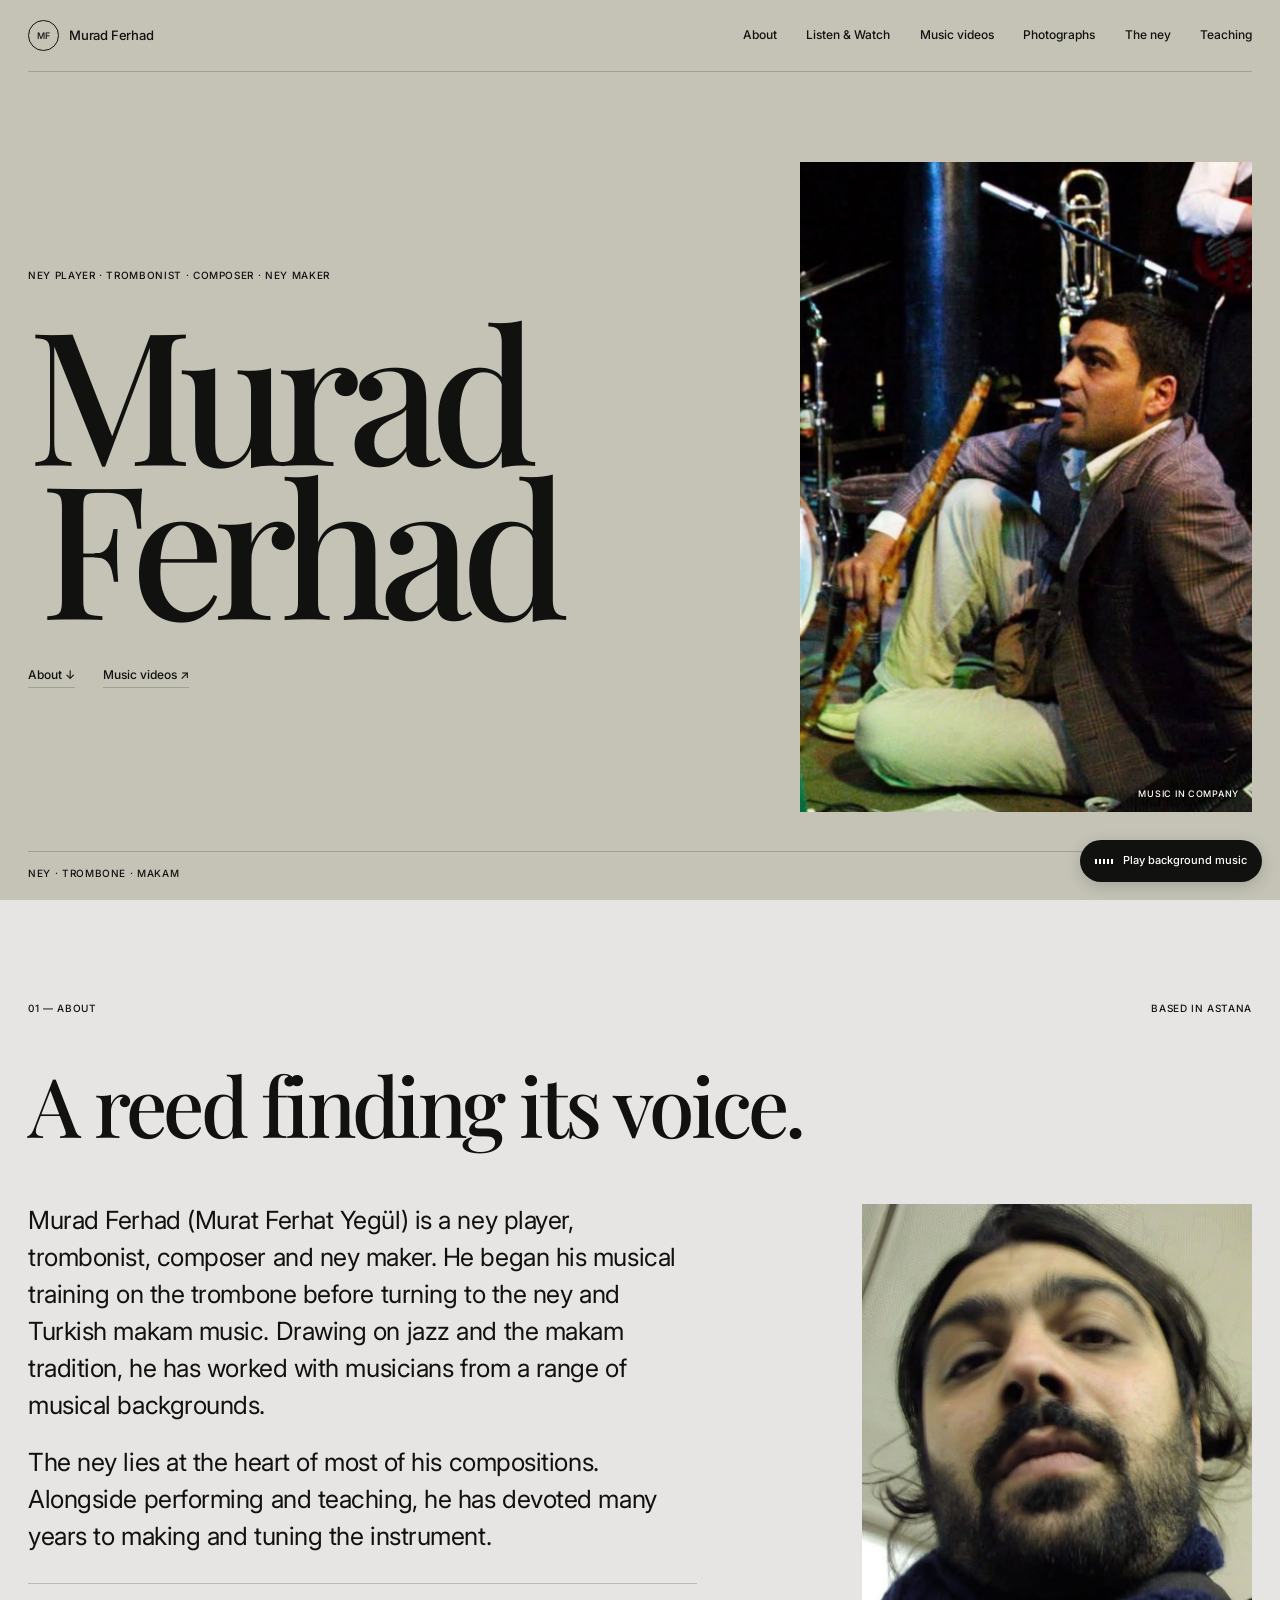
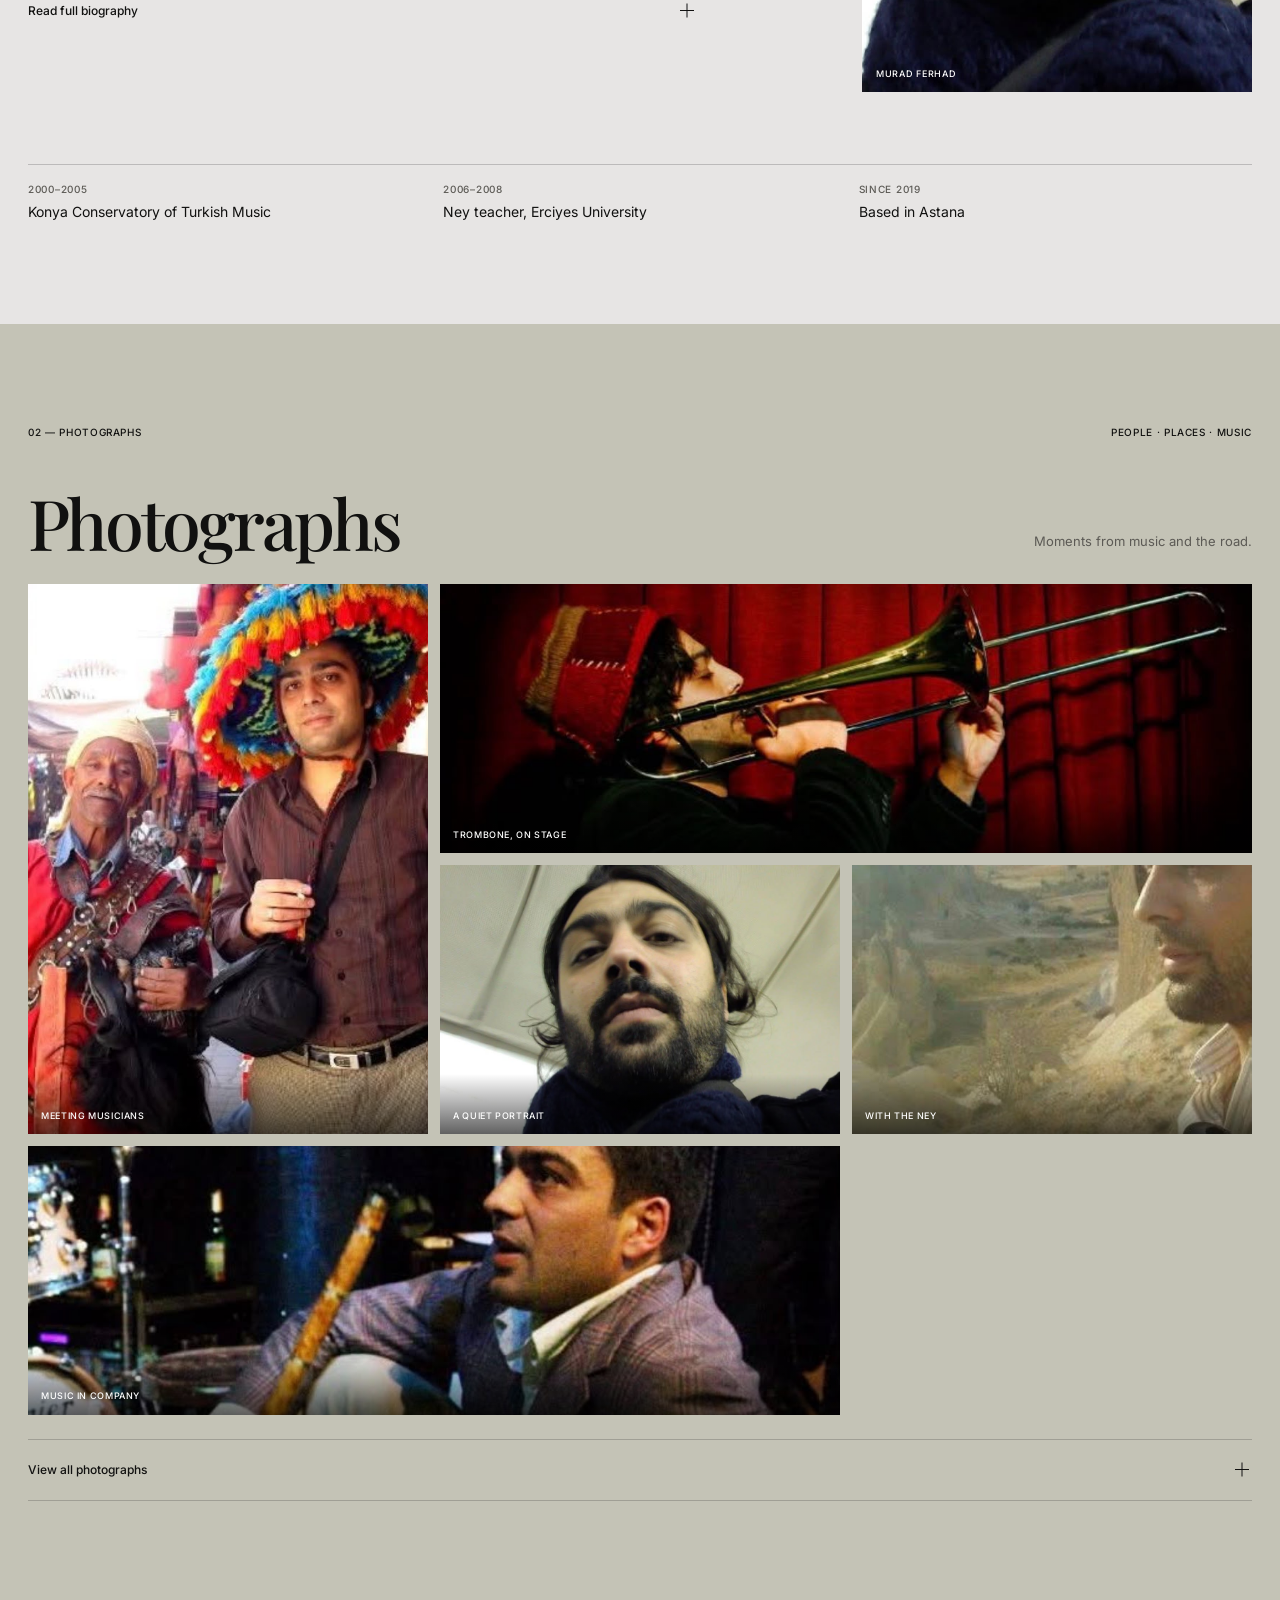
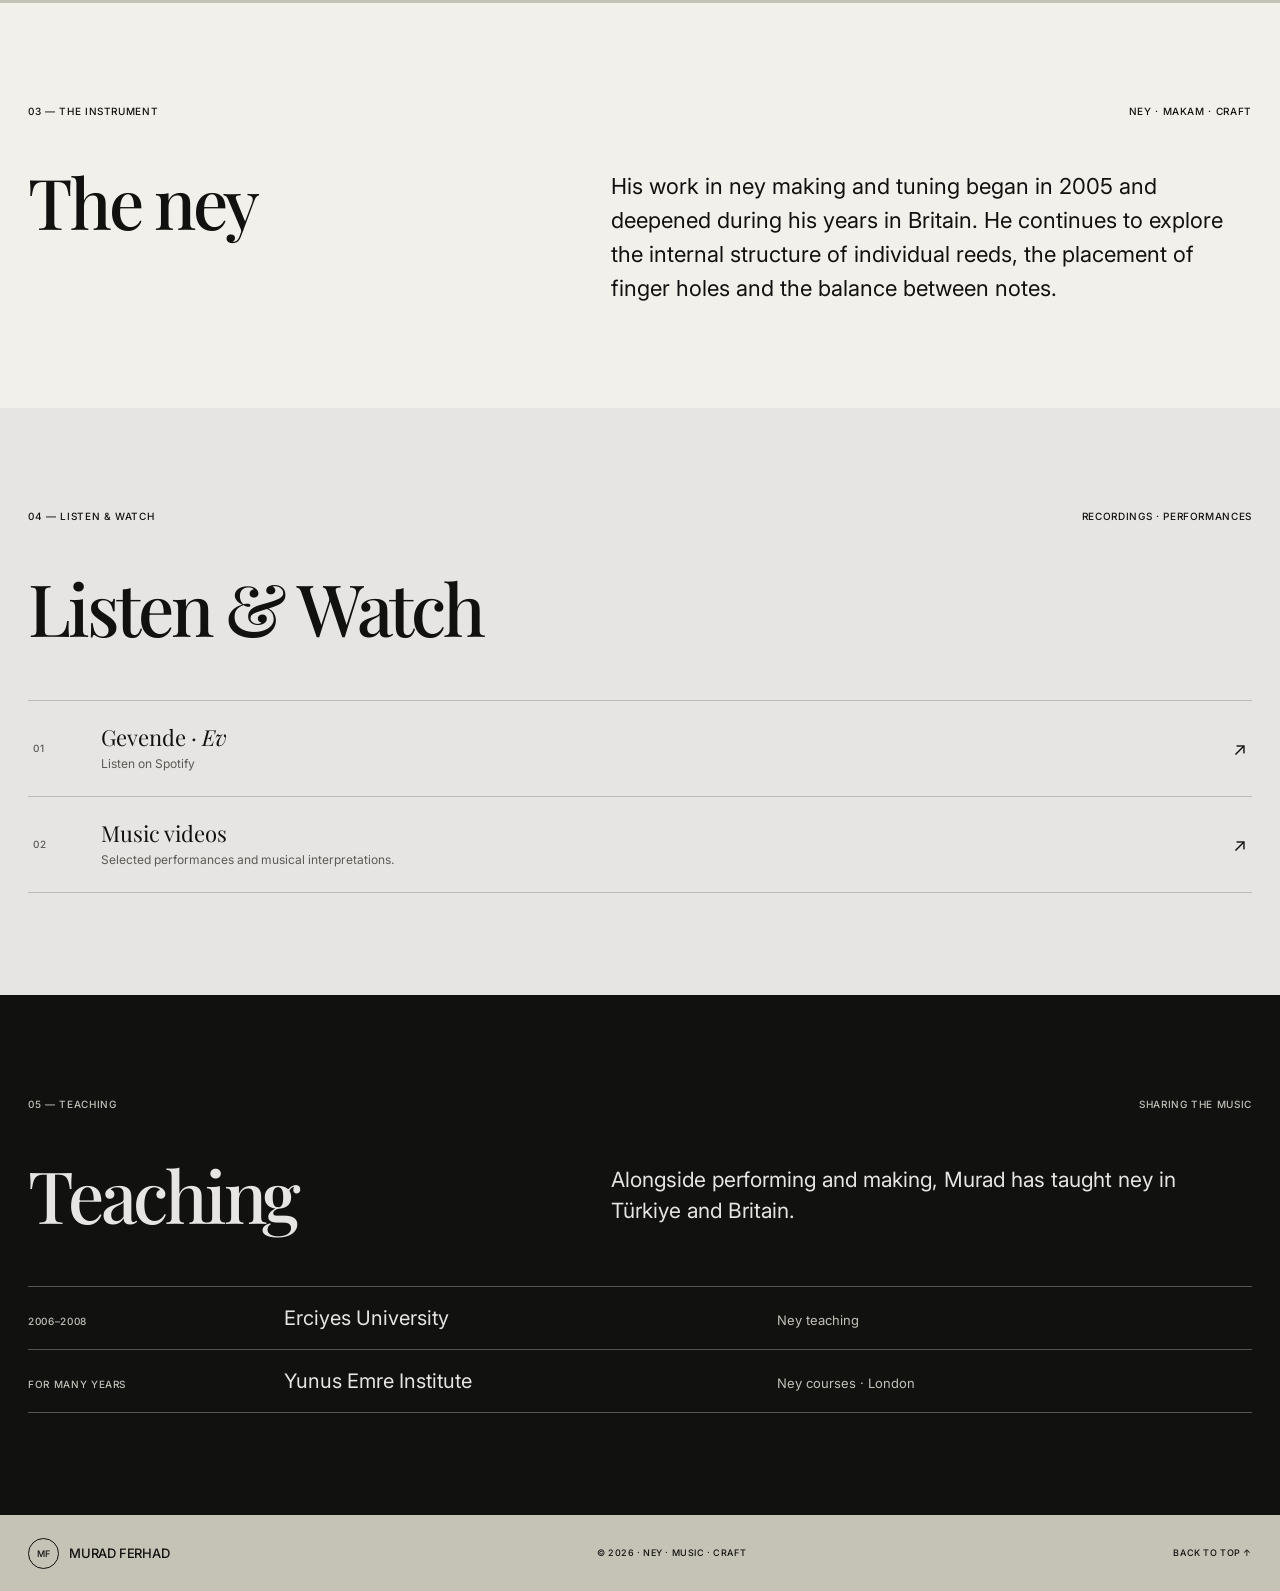
<file: index.html>
<!doctype html>
<html lang="en">
<head>
  <meta charset="utf-8">
  <meta name="viewport" content="width=device-width, initial-scale=1">
  <meta name="theme-color" content="#c4c3b6">
  <meta name="description" content="Meet Murad Ferhad, ney player, trombonist, composer and ney maker. Explore his biography, photographs, recordings and music videos.">
  <title>Murad Ferhad | Ney player, trombonist &amp; composer</title>
  <link rel="preconnect" href="https://fonts.googleapis.com">
  <link rel="preconnect" href="https://fonts.gstatic.com" crossorigin>
  <link href="https://fonts.googleapis.com/css2?family=Inter:wght@400;500;600&family=Playfair+Display:wght@400;500&display=swap" rel="stylesheet">
  <link rel="stylesheet" href="styles.css?v=20261019-1">
  <script src="script.js?v=20261019-1" defer></script>
</head>
<body>
  <a class="skip-link" href="#main">Skip to content</a>
  <header class="site-header">
    <a class="brand" href="#home" aria-label="Murad Ferhad, home"><span class="brand-mark" aria-hidden="true">MF</span><span>Murad Ferhad</span></a>
    <nav class="primary-nav" aria-label="Main navigation">
      <a href="#about">About</a>
      <a href="#listen">Listen &amp; Watch</a>
      <a href="videos.html">Music videos</a>
      <a href="#photographs">Photographs</a>
      <a href="#ney">The ney</a>
      <a href="#teaching">Teaching</a>
    </nav>
  </header>

  <main id="main">
    <section class="hero" id="home" aria-labelledby="hero-title">
      <div class="hero-copy">
        <p class="eyebrow">NEY PLAYER · TROMBONIST · COMPOSER · NEY MAKER</p>
        <h1 id="hero-title"><span>Murad</span><span>Ferhad</span></h1>
        <div class="hero-links">
          <a class="text-link" href="#about">About <span aria-hidden="true">↓</span></a>
          <a class="text-link" href="videos.html">Music videos <span aria-hidden="true">↗</span></a>
        </div>
      </div>
      <figure class="hero-portrait">
        <img src="images/Murat%20(9).jpeg" alt="Murad Ferhad playing the ney with fellow musicians" width="1125" height="1374" fetchpriority="high">
        <figcaption>Music in company</figcaption>
      </figure>
      <div class="hero-footnote"><span>NEY · TROMBONE · MAKAM</span><a href="#listen">Listen &amp; Watch <span aria-hidden="true">↓</span></a></div>
    </section>

    <section id="about" class="section about-section" aria-labelledby="about-title">
      <div class="section-meta"><span>01 — ABOUT</span><span>BASED IN ASTANA</span></div>
      <h2 id="about-title">A reed finding its voice.</h2>
      <div class="about-intro">
        <div class="short-biography">
          <p>Murad Ferhad (Murat Ferhat Yegül) is a ney player, trombonist, composer and ney maker. He began his musical training on the trombone before turning to the ney and Turkish makam music. Drawing on jazz and the makam tradition, he has worked with musicians from a range of musical backgrounds.</p>
          <p>The ney lies at the heart of most of his compositions. Alongside performing and teaching, he has devoted many years to making and tuning the instrument.</p>
          <details class="bio-disclosure">
            <summary><span class="closed-label">Read full biography</span><span class="open-label">Close biography</span><span class="disclosure-mark" aria-hidden="true"></span></summary>
            <div class="long-biography">
              <p>His musical path began with piano, trombone and jazz, and gradually came to centre on the ney and Turkish makam music.</p>
              <p>He studied trombone for four years at Bilkent University’s music high school in Ankara. Jazz classes and his early experiences on stage shaped his approach to improvisation, while an interest in Turkish music led him to use the trombone’s slide to explore makam intonation. This exploration grew alongside his study of the ney, which would later become central to his work.</p>
              <p>From 2000 to 2005, he studied ney at the Konya Conservatory of Turkish Music, working with Sadrettin Özcimi, Süleyman Yardım and Emrah Hatipoğlu. A founding member of Kırıka, he played trombone with the group and also contributed to album recordings and concerts with other ensembles, including Gevende.</p>
              <p>Between 2006 and 2008, he taught ney at Erciyes University. His regular participation in Mevlevi ceremonies during these years helped him grow as a performer and absorb the classical style into his playing. After settling in Britain, he led ney courses at the Yunus Emre Institute in London for many years. Through YunusBand, which he founded, and various international projects, he performed with musicians from different musical traditions.</p>
              <p>Since moving abroad in 2008, he has created musical programmes for events attended by state dignitaries and diplomats. For some of these programmes, he has brought musicians together, served as artistic director and performed alongside them.</p>
              <p>His work in ney making and tuning began in 2005 and deepened during his years in Britain. He continues to explore the internal structure of individual reeds, the placement of finger holes and the balance between notes. His attention to tuning is closely tied to the sound and expressive possibilities he seeks in his playing.</p>
              <p>Based in Astana since 2019, Yegül continues his work as a performer, composer, teacher and ney maker. He is preparing his compositions, most of which centre on the ney, for release, and has recently renewed his focus on the trombone.</p>
            </div>
          </details>
        </div>
        <figure class="about-portrait">
          <img src="images/Murat%20(3).jpeg" alt="Portrait of Murad Ferhad" width="1125" height="832" loading="lazy">
          <figcaption>Murad Ferhad</figcaption>
        </figure>
      </div>
      <dl class="milestones" aria-label="Selected milestones">
        <div><dt>2000–2005</dt><dd>Konya Conservatory of Turkish Music</dd></div>
        <div><dt>2006–2008</dt><dd>Ney teacher, Erciyes University</dd></div>
        <div><dt>Since 2019</dt><dd>Based in Astana</dd></div>
      </dl>
    </section>

    <section id="photographs" class="section photographs-section" aria-labelledby="photographs-title">
      <div class="section-meta"><span>02 — PHOTOGRAPHS</span><span>PEOPLE · PLACES · MUSIC</span></div>
      <div class="section-heading-row">
        <h2 id="photographs-title">Photographs</h2>
        <p>Moments from music and the road.</p>
      </div>
      <div class="photo-grid">
        <figure class="photo-card photo-card-market"><img src="images/Murat%20(2).jpeg" alt="Murad Ferhad meeting a musician at a market" width="1125" height="998" loading="lazy"><figcaption>Meeting musicians</figcaption></figure>
        <figure class="photo-card photo-card-trombone"><img src="images/Murat%20(4).jpeg" alt="Murad Ferhad playing trombone on stage" width="1125" height="1148" loading="lazy"><figcaption>Trombone, on stage</figcaption></figure>
        <figure class="photo-card photo-card-portrait"><img src="images/Murat%20(3).jpeg" alt="A close portrait of Murad Ferhad" width="1125" height="832" loading="lazy"><figcaption>A quiet portrait</figcaption></figure>
        <figure class="photo-card photo-card-rehearsal"><img src="images/Murat%20(8).jpeg" alt="Murad Ferhad playing the ney" width="1125" height="1108" loading="lazy"><figcaption>With the ney</figcaption></figure>
        <figure class="photo-card photo-card-stage"><img src="images/Murat%20(9).jpeg" alt="Murad Ferhad playing the ney with fellow musicians" width="1125" height="1374" loading="lazy"><figcaption>Music in company</figcaption></figure>
      </div>
      <details class="gallery-disclosure">
        <summary><span class="closed-label">View all photographs</span><span class="open-label">Show fewer photographs</span><span class="disclosure-mark" aria-hidden="true"></span></summary>
        <div class="photo-grid extra-photos">
          <figure class="photo-card photo-card-beach"><img src="images/Murat%20(1).jpeg" alt="Murad Ferhad seated on a beach" width="1125" height="1112" loading="lazy"><figcaption>Between journeys</figcaption></figure>
          <figure class="photo-card photo-card-road"><img src="images/Murat%20(5).jpeg" alt="Murad Ferhad exploring a historic stone interior" width="1125" height="1433" loading="lazy"><figcaption>On the road</figcaption></figure>
          <figure class="photo-card photo-card-outdoors"><img src="images/Murat%20(6).jpeg" alt="Murad Ferhad playing the ney outdoors" width="1125" height="1476" loading="lazy"><figcaption>Practising outdoors</figcaption></figure>
          <figure class="photo-card photo-card-tree"><img src="images/Murat%20(7).jpeg" alt="Murad Ferhad beneath a tree" width="1125" height="1108" loading="lazy"><figcaption>In the open air</figcaption></figure>
        </div>
      </details>
    </section>

    <section id="ney" class="section ney-section" aria-labelledby="ney-title">
      <div class="section-meta"><span>03 — THE INSTRUMENT</span><span>NEY · MAKAM · CRAFT</span></div>
      <div class="ney-copy">
        <h2 id="ney-title">The ney</h2>
        <p>His work in ney making and tuning began in 2005 and deepened during his years in Britain. He continues to explore the internal structure of individual reeds, the placement of finger holes and the balance between notes.</p>
      </div>
    </section>

    <section id="listen" class="section listen-section" aria-labelledby="listen-title">
      <div class="section-meta"><span>04 — LISTEN &amp; WATCH</span><span>RECORDINGS · PERFORMANCES</span></div>
      <h2 id="listen-title">Listen &amp; Watch</h2>
      <div class="media-links">
        <a class="media-link recording-link" href="https://open.spotify.com/album/5UQedzl1m76VgUy1xEr8Lv" target="_blank" rel="noopener noreferrer">
          <span class="media-index">01</span><span class="media-copy"><strong>Gevende · <em>Ev</em></strong><span>Listen on Spotify</span></span><span class="media-arrow" aria-hidden="true">↗</span>
        </a>
        <a class="media-link" href="videos.html">
          <span class="media-index">02</span><span class="media-copy"><strong>Music videos</strong><span>Selected performances and musical interpretations.</span></span><span class="media-arrow" aria-hidden="true">↗</span>
        </a>
      </div>
    </section>

    <section id="teaching" class="section teaching-section" aria-labelledby="teaching-title">
      <div class="section-meta"><span>05 — TEACHING</span><span>SHARING THE MUSIC</span></div>
      <div class="teaching-intro"><h2 id="teaching-title">Teaching</h2><p>Alongside performing and making, Murad has taught ney in Türkiye and Britain.</p></div>
      <div class="teaching-list">
        <article><span class="teaching-date">2006–2008</span><h3>Erciyes University</h3><p>Ney teaching</p></article>
        <article><span class="teaching-date">For many years</span><h3>Yunus Emre Institute</h3><p>Ney courses · London</p></article>
      </div>
    </section>
  </main>

  <footer class="site-footer"><a class="brand" href="#home" aria-label="Back to top"><span class="brand-mark" aria-hidden="true">MF</span><span>Murad Ferhad</span></a><span>© 2026 · NEY · MUSIC · CRAFT</span><a class="back-to-top" href="#home">Back to top ↑</a></footer>

  <audio id="site-audio" src="songs/MuradFerhad_1.mp3" preload="none" loop></audio>
  <button id="music-toggle" class="music-control" type="button" aria-label="Play background music" aria-pressed="false"><span class="music-mark" aria-hidden="true"><i></i><i></i><i></i><i></i><i></i></span><span id="music-label">Play background music</span></button>
</body>
</html>
</file>
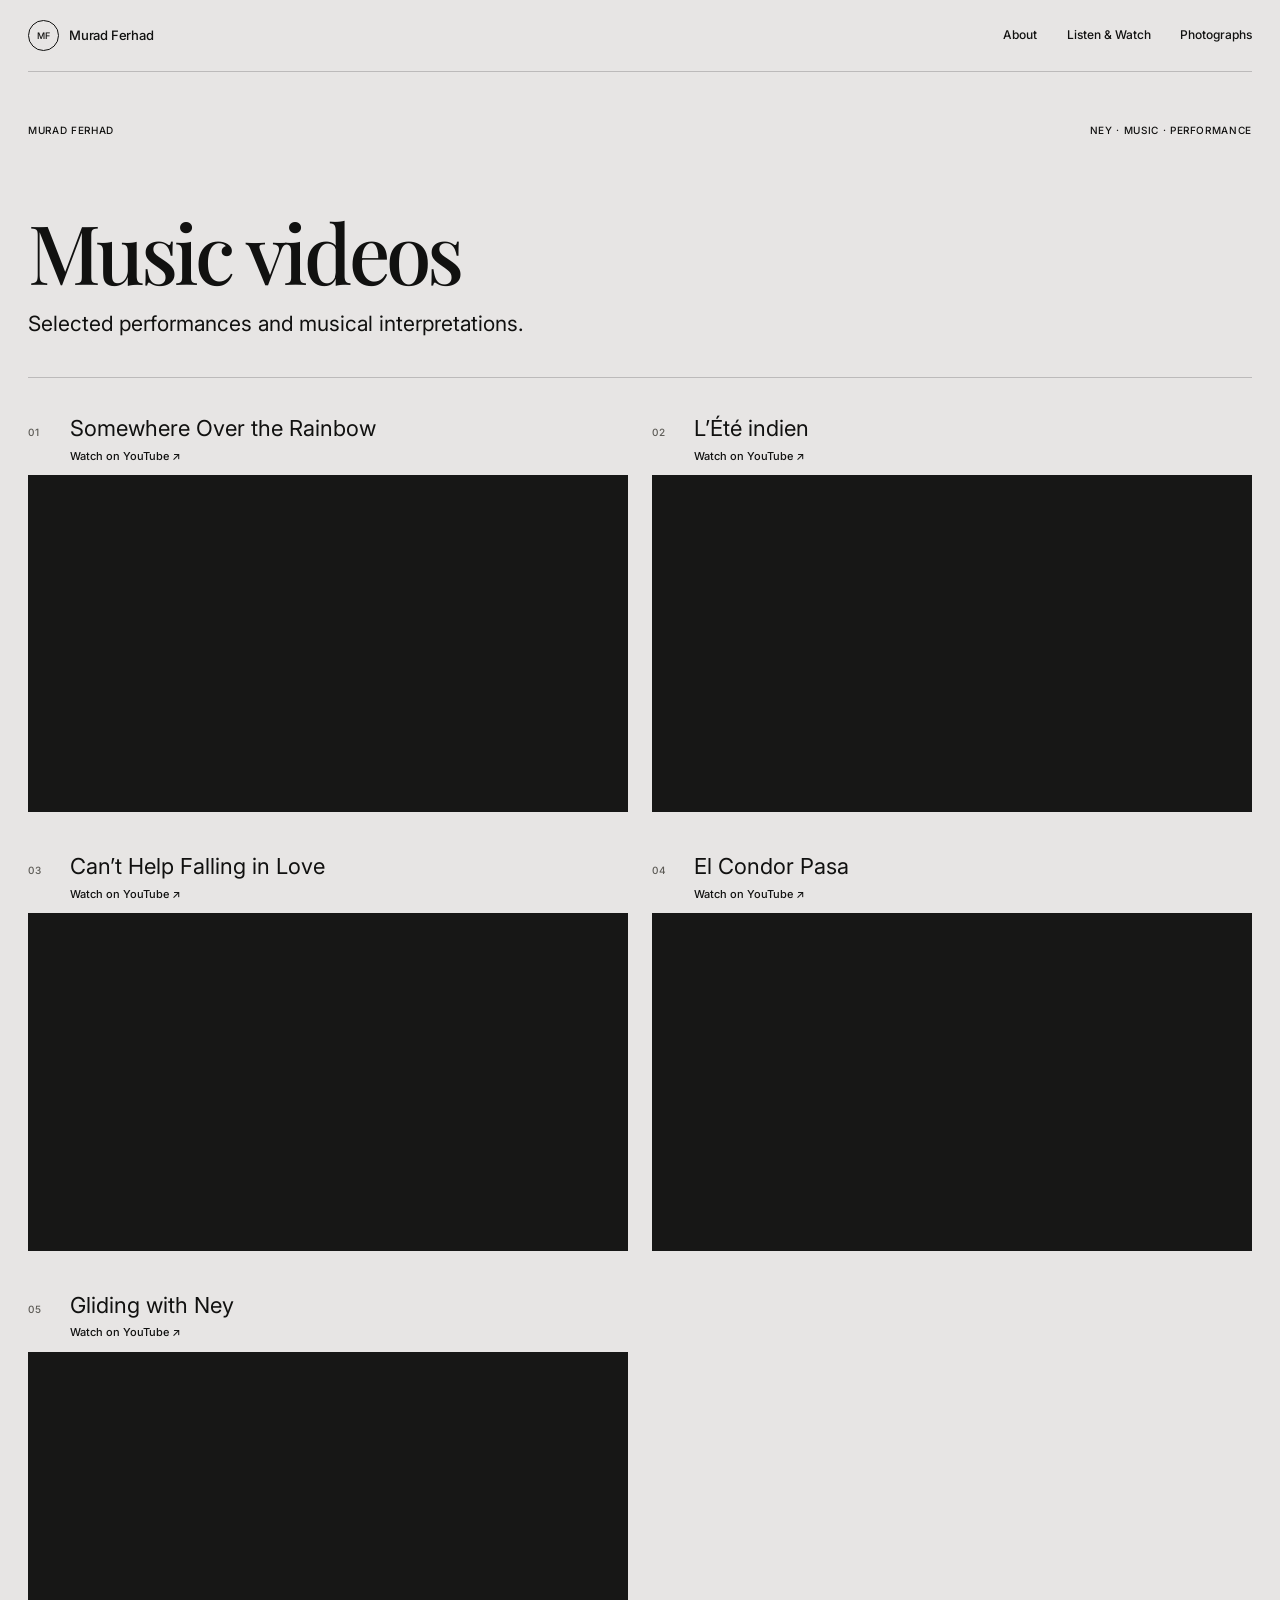
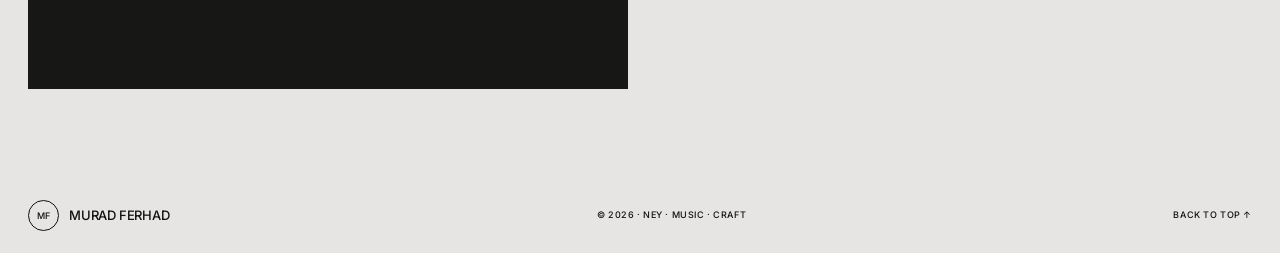
<file: videos.html>
<!doctype html>
<html lang="en">
<head>
  <meta charset="utf-8">
  <meta name="viewport" content="width=device-width, initial-scale=1">
  <meta name="theme-color" content="#c4c3b6">
  <meta name="description" content="Selected performances and musical interpretations by Murad Ferhad.">
  <title>Music videos | Murad Ferhad</title>
  <link rel="preconnect" href="https://www.youtube-nocookie.com">
  <link rel="preconnect" href="https://fonts.googleapis.com">
  <link rel="preconnect" href="https://fonts.gstatic.com" crossorigin>
  <link href="https://fonts.googleapis.com/css2?family=Inter:wght@400;500;600&family=Playfair+Display:wght@400;500&display=swap" rel="stylesheet">
  <link rel="stylesheet" href="styles.css?v=20261019-1">
  <link rel="stylesheet" href="videos.css?v=20261019-1">
</head>
<body class="videos-page">
  <a class="skip-link" href="#main">Skip to content</a>
  <header class="site-header">
    <a class="brand" href="index.html#home" aria-label="Murad Ferhad, home"><span class="brand-mark" aria-hidden="true">MF</span><span>Murad Ferhad</span></a>
    <nav class="primary-nav" aria-label="Main navigation">
      <a href="index.html#about">About</a>
      <a href="index.html#listen">Listen &amp; Watch</a>
      <a href="index.html#photographs">Photographs</a>
    </nav>
  </header>
  <main id="main" class="videos-main">
    <section class="videos-intro" aria-labelledby="videos-title">
      <div class="section-meta"><span>MURAD FERHAD</span><span>NEY · MUSIC · PERFORMANCE</span></div>
      <h1 id="videos-title">Music videos</h1>
      <p class="videos-deck">Selected performances and musical interpretations.</p>
    </section>
    <section class="video-list" aria-label="Music videos">
      <article class="video-card">
        <div class="video-heading"><span class="video-number">01</span><h2>Somewhere Over the Rainbow</h2><a href="https://youtu.be/AmnvF7FHaPc" target="_blank" rel="noopener noreferrer">Watch on YouTube <span aria-hidden="true">↗</span></a></div>
        <div class="video-frame"><iframe src="https://www.youtube-nocookie.com/embed/AmnvF7FHaPc" title="Somewhere Over the Rainbow — Murad Ferhad performance" loading="lazy" allow="accelerometer; encrypted-media; gyroscope; picture-in-picture; web-share" referrerpolicy="strict-origin-when-cross-origin" allowfullscreen></iframe></div>
      </article>
      <article class="video-card">
        <div class="video-heading"><span class="video-number">02</span><h2>L’Été indien</h2><a href="https://youtu.be/mx5437xxFio" target="_blank" rel="noopener noreferrer">Watch on YouTube <span aria-hidden="true">↗</span></a></div>
        <div class="video-frame"><iframe src="https://www.youtube-nocookie.com/embed/mx5437xxFio" title="L’Été indien — Murad Ferhad performance" loading="lazy" allow="accelerometer; encrypted-media; gyroscope; picture-in-picture; web-share" referrerpolicy="strict-origin-when-cross-origin" allowfullscreen></iframe></div>
      </article>
      <article class="video-card">
        <div class="video-heading"><span class="video-number">03</span><h2>Can’t Help Falling in Love</h2><a href="https://youtu.be/VhldL9mW8oQ" target="_blank" rel="noopener noreferrer">Watch on YouTube <span aria-hidden="true">↗</span></a></div>
        <div class="video-frame"><iframe src="https://www.youtube-nocookie.com/embed/VhldL9mW8oQ" title="Can’t Help Falling in Love — Murad Ferhad performance" loading="lazy" allow="accelerometer; encrypted-media; gyroscope; picture-in-picture; web-share" referrerpolicy="strict-origin-when-cross-origin" allowfullscreen></iframe></div>
      </article>
      <article class="video-card">
        <div class="video-heading"><span class="video-number">04</span><h2>El Condor Pasa</h2><a href="https://youtu.be/kuVMjfnYRIg" target="_blank" rel="noopener noreferrer">Watch on YouTube <span aria-hidden="true">↗</span></a></div>
        <div class="video-frame"><iframe src="https://www.youtube-nocookie.com/embed/kuVMjfnYRIg" title="El Condor Pasa — Murad Ferhad performance" loading="lazy" allow="accelerometer; encrypted-media; gyroscope; picture-in-picture; web-share" referrerpolicy="strict-origin-when-cross-origin" allowfullscreen></iframe></div>
      </article>
      <article class="video-card">
        <div class="video-heading"><span class="video-number">05</span><h2>Gliding with Ney</h2><a href="https://youtu.be/5u7rqF8Eqm4" target="_blank" rel="noopener noreferrer">Watch on YouTube <span aria-hidden="true">↗</span></a></div>
        <div class="video-frame"><iframe src="https://www.youtube-nocookie.com/embed/5u7rqF8Eqm4" title="Gliding with Ney — Murad Ferhad performance" loading="lazy" allow="accelerometer; encrypted-media; gyroscope; picture-in-picture; web-share" referrerpolicy="strict-origin-when-cross-origin" allowfullscreen></iframe></div>
      </article>
    </section>
  </main>
  <footer class="site-footer"><a class="brand" href="index.html#home" aria-label="Murad Ferhad, home"><span class="brand-mark" aria-hidden="true">MF</span><span>Murad Ferhad</span></a><span>© 2026 · NEY · MUSIC · CRAFT</span><a class="back-to-top" href="#main">Back to top ↑</a></footer>
</body>
</html>
</file>
<file: styles.css>
:root {
  color-scheme: light;
  --putty: #c4c3b6;
  --bone: #e7e5e4;
  --chalk: #f2f0eb;
  --ink: #111110;
  --graphite: #5c5a55;
  --line: rgba(17, 17, 16, .2);
  --serif: "Playfair Display", Georgia, serif;
  --sans: Inter, "Helvetica Neue", Arial, sans-serif;
  --content: 1240px;
}

* { box-sizing: border-box; }
html { scroll-behavior: smooth; scroll-padding-top: 24px; }
body { margin: 0; background: var(--putty); color: var(--ink); font: 400 16px/1.55 var(--sans); -webkit-font-smoothing: antialiased; }
img { max-width: 100%; }
a { color: inherit; }
a:focus-visible, button:focus-visible, summary:focus-visible { outline: 2px solid currentColor; outline-offset: 4px; }
em { font-style: italic; }
.skip-link { position: absolute; z-index: 10; top: -60px; left: 16px; padding: 10px 14px; background: var(--ink); color: white; }
.skip-link:focus { top: 12px; }
.site-header { width: min(100% - 56px, 1440px); min-height: 72px; margin: auto; display: flex; align-items: center; justify-content: space-between; gap: 28px; border-bottom: 1px solid var(--line); }
.brand { display: inline-flex; align-items: center; gap: 10px; flex: 0 0 auto; text-decoration: none; font: 500 13px/1 var(--sans); letter-spacing: -.015em; }
.brand-mark { width: 31px; height: 31px; border: 1px solid currentColor; border-radius: 50%; display: grid; place-items: center; font: 500 9px/1 var(--sans); letter-spacing: .02em; }
.primary-nav { display: flex; align-items: center; justify-content: flex-end; gap: clamp(14px, 2.3vw, 32px); }
.primary-nav a, .hero-links a { font: 500 12px/1.2 var(--sans); text-decoration: none; }
.primary-nav a { flex: 0 0 auto; white-space: nowrap; }
.primary-nav a:hover, .text-link:hover, .back-to-top:hover, .video-heading a:hover { text-decoration: underline; text-underline-offset: 4px; }
.hero { width: min(100% - 56px, 1440px); min-height: min(830px, calc(100svh - 72px)); margin: auto; padding: clamp(28px, 4vw, 60px) 0 20px; display: grid; grid-template-columns: minmax(0, 1.22fr) minmax(280px, .78fr); grid-template-rows: 1fr auto; column-gap: clamp(30px, 5vw, 76px); align-items: center; }
.hero-copy { min-width: 0; padding: 15px 0 32px; }
.eyebrow, .section-meta, .hero-footnote, .site-footer, .media-index, .teaching-date, .video-number { font: 500 10px/1.35 var(--sans); letter-spacing: .065em; text-transform: uppercase; }
.eyebrow { margin: 0 0 30px; }
.hero h1 { max-width: 100%; margin: 0; font: 500 clamp(94px, 14.5vw, 214px)/.83 var(--serif); letter-spacing: -.065em; }
.hero h1 span { display: block; }
.hero h1 span + span { margin-left: .065em; }
.hero-links { display: flex; gap: 28px; margin-top: clamp(26px, 4vw, 48px); }
.hero-links a { padding-bottom: 4px; border-bottom: 1px solid var(--line); }
.hero-portrait { position: relative; min-width: 0; width: 100%; max-width: 480px; height: min(60vw, 650px); min-height: 400px; justify-self: end; margin: 0; overflow: hidden; background: #645c50; }
.hero-portrait img { display: block; width: 100%; height: 100%; object-fit: cover; object-position: 55% 35%; }
.hero-portrait figcaption { position: absolute; right: 13px; bottom: 12px; color: #fff; font: 500 9px/1.3 var(--sans); letter-spacing: .08em; text-transform: uppercase; text-shadow: 0 1px 8px #000; }
.hero-footnote { grid-column: 1 / -1; display: flex; justify-content: space-between; align-items: center; gap: 18px; padding-top: 15px; border-top: 1px solid var(--line); }
.hero-footnote a { text-decoration: none; }
.section { padding: clamp(58px, 8vw, 108px) max(28px, calc((100vw - var(--content)) / 2)); }
.section-meta { display: flex; justify-content: space-between; gap: 16px; margin-bottom: clamp(27px, 4vw, 48px); }
.section h2 { margin: 0; font: 500 clamp(48px, 7vw, 82px)/.98 var(--serif); letter-spacing: -.045em; }
.about-section { background: var(--bone); }
.about-section > h2 { max-width: 900px; margin-bottom: clamp(32px, 5vw, 58px); }
.about-intro { display: grid; grid-template-columns: minmax(0, 1.18fr) minmax(250px, .82fr); align-items: start; gap: clamp(38px, 7vw, 104px); }
.short-biography { max-width: 720px; }
.short-biography > p { margin: 0 0 20px; font-size: clamp(19px, 2.1vw, 25px); line-height: 1.48; letter-spacing: -.018em; }
.about-portrait { width: min(100%, 390px); aspect-ratio: 4 / 5; justify-self: end; position: relative; margin: 2px 0 0; overflow: hidden; background: #8a8276; }
.about-portrait img { display: block; width: 100%; height: 100%; object-fit: cover; object-position: 50% 42%; }
.about-portrait figcaption { position: absolute; left: 14px; bottom: 12px; color: white; font: 500 9px/1.3 var(--sans); letter-spacing: .08em; text-transform: uppercase; text-shadow: 0 1px 8px #000; }
.bio-disclosure { margin-top: 28px; border-top: 1px solid var(--line); }
.bio-disclosure summary, .gallery-disclosure > summary { min-height: 54px; display: flex; align-items: center; justify-content: space-between; gap: 16px; cursor: pointer; list-style: none; font: 500 12px/1.3 var(--sans); }
.bio-disclosure summary::-webkit-details-marker, .gallery-disclosure summary::-webkit-details-marker { display: none; }
.open-label, .bio-disclosure[open] .closed-label, .gallery-disclosure[open] .closed-label { display: none; }
.bio-disclosure[open] .open-label, .gallery-disclosure[open] .open-label { display: inline; }
.disclosure-mark { width: 20px; height: 20px; flex: 0 0 20px; position: relative; }
.disclosure-mark::before, .disclosure-mark::after { content: ""; position: absolute; top: 9px; left: 3px; width: 14px; height: 1px; background: currentColor; }
.disclosure-mark::after { transform: rotate(90deg); transition: transform .18s ease; }
details[open] .disclosure-mark::after { transform: rotate(0); }
.long-biography { max-width: 68ch; padding: 12px 0 5px; }
.long-biography p { margin: 0 0 18px; font-size: 16px; line-height: 1.72; }
.milestones { display: grid; grid-template-columns: repeat(3, minmax(0, 1fr)); gap: 22px; margin: clamp(42px, 6vw, 72px) 0 0; padding: 18px 0 0; border-top: 1px solid var(--line); }
.milestones div { min-width: 0; }
.milestones dt { margin-bottom: 6px; font: 500 10px/1.3 var(--sans); letter-spacing: .07em; text-transform: uppercase; color: var(--graphite); }
.milestones dd { margin: 0; font: 400 14px/1.4 var(--sans); }
.photographs-section { background: var(--putty); }
.section-heading-row { display: flex; justify-content: space-between; align-items: end; gap: 20px; margin-bottom: 28px; }
.section-heading-row h2 { font-size: clamp(44px, 6vw, 70px); }
.section-heading-row p { margin: 0 0 5px; color: var(--graphite); font-size: 13px; }
.photo-grid { display: grid; grid-template-columns: repeat(3, minmax(0, 1fr)); grid-auto-rows: clamp(170px, 21vw, 290px); grid-auto-flow: dense; gap: 12px; }
.photo-card { position: relative; min-width: 0; min-height: 0; overflow: hidden; margin: 0; background: #77736d; }
.photo-card img { display: block; width: 100%; height: 100%; object-fit: cover; transition: transform .45s ease; }
.photo-card:hover img { transform: scale(1.025); }
.photo-card figcaption { position: absolute; right: 0; bottom: 0; left: 0; padding: 36px 13px 12px; color: white; background: linear-gradient(transparent, rgba(0,0,0,.62)); font: 500 9px/1.35 var(--sans); letter-spacing: .07em; text-transform: uppercase; }
.photo-card-market { grid-row: span 2; }
.photo-card-trombone { grid-column: span 2; }
.photo-card-portrait img { object-position: 50% 30%; }
.photo-card-rehearsal img { object-position: 68% 40%; }
.photo-card-stage { grid-column: span 2; }
.photo-card-stage img { object-position: 56% 38%; }
.gallery-disclosure { margin-top: 24px; border-top: 1px solid var(--line); border-bottom: 1px solid var(--line); }
.gallery-disclosure > summary { min-height: 60px; }
.extra-photos { margin: 2px 0 20px; }
.photo-card-beach img { object-position: 50% 29%; }
.photo-card-road img { object-position: 58% 42%; }
.photo-card-outdoors img { object-position: 50% 40%; }
.photo-card-tree img { object-position: 51% 36%; }
.ney-section { background: var(--chalk); }
.ney-copy { display: grid; grid-template-columns: minmax(220px, .75fr) minmax(0, 1fr); align-items: start; gap: clamp(30px, 8vw, 112px); }
.ney-copy h2 { font-size: clamp(48px, 6vw, 70px); }
.ney-copy p { max-width: 62ch; margin: 2px 0 0; font-size: clamp(18px, 2vw, 22px); line-height: 1.55; }
.listen-section { background: var(--bone); }
.listen-section > h2 { margin-bottom: clamp(30px, 5vw, 58px); font-size: clamp(48px, 6vw, 72px); }
.media-links { border-top: 1px solid var(--line); }
.media-link { display: grid; grid-template-columns: 48px minmax(0, 1fr) 30px; align-items: center; gap: 20px; min-height: 96px; padding: 17px 5px; border-bottom: 1px solid var(--line); text-decoration: none; }
.media-link:hover .media-arrow { transform: translate(3px, -3px); }
.media-index { color: var(--graphite); }
.media-copy { display: grid; gap: 5px; }
.media-copy strong { font: 400 22px/1.25 var(--serif); }
.media-copy > span { color: var(--graphite); font: 400 12px/1.4 var(--sans); }
.media-arrow { justify-self: end; font: 400 18px/1 var(--sans); transition: transform .15s ease; }
.teaching-section { background: var(--ink); color: var(--bone); }
.teaching-section .section-meta { color: #c3c0b8; }
.teaching-intro { display: grid; grid-template-columns: minmax(220px, .75fr) minmax(0, 1fr); gap: clamp(30px, 8vw, 112px); align-items: end; margin-bottom: clamp(34px, 5vw, 56px); }
.teaching-intro h2 { font-size: clamp(48px, 6vw, 72px); }
.teaching-intro p { max-width: 44ch; margin: 0 0 3px; font-size: clamp(17px, 2vw, 21px); line-height: 1.5; }
.teaching-list { border-top: 1px solid #555; }
.teaching-list article { display: grid; grid-template-columns: minmax(120px, .5fr) minmax(220px, 1fr) 1fr; align-items: baseline; gap: 18px; padding: 18px 0; border-bottom: 1px solid #555; }
.teaching-date { color: #c3c0b8; }
.teaching-list h3 { margin: 0; font: 400 20px/1.3 var(--sans); }
.teaching-list p { margin: 0; color: #c3c0b8; font-size: 13px; }
.site-footer { min-height: 76px; width: min(100% - 56px, 1440px); margin: auto; display: flex; align-items: center; justify-content: space-between; gap: 15px; font-size: 9px; }
.back-to-top { text-decoration: none; white-space: nowrap; }
.music-control { position: fixed; z-index: 8; right: 18px; bottom: 18px; display: inline-flex; align-items: center; gap: 10px; min-height: 42px; padding: 10px 15px; border: 0; border-radius: 24px; background: var(--ink); color: white; font: 500 11px/1.2 var(--sans); cursor: pointer; box-shadow: 0 4px 16px rgba(0,0,0,.16); }
.music-control:hover { background: #333; }
.music-mark { height: 14px; display: flex; align-items: center; gap: 2px; }
.music-mark i { display: block; width: 2px; height: 5px; background: currentColor; }
.music-control.is-playing .music-mark i { animation: music-wave .75s ease-in-out infinite alternate; }
.music-control.is-playing .music-mark i:nth-child(2) { animation-delay: .15s; }
.music-control.is-playing .music-mark i:nth-child(3) { animation-delay: .3s; }
.music-control.is-playing .music-mark i:nth-child(4) { animation-delay: .1s; }
.music-control.is-playing .music-mark i:nth-child(5) { animation-delay: .24s; }
@keyframes music-wave { to { height: 13px; } }

@media (max-width: 940px) {
  .site-header { width: calc(100% - 40px); flex-wrap: wrap; gap: 15px 24px; padding: 16px 0 12px; }
  .primary-nav { max-width: 100%; justify-content: flex-start; gap: 20px; overflow-x: auto; padding: 3px 2px 8px; scrollbar-width: none; }
  .primary-nav::-webkit-scrollbar { display: none; }
  .hero { width: calc(100% - 40px); min-height: min(790px, calc(100svh - 105px)); grid-template-columns: minmax(0, 1.1fr) minmax(260px, .9fr); gap: 26px; }
  .hero h1 { font-size: clamp(88px, 14vw, 150px); }
  .hero-portrait { min-height: 370px; height: min(58vw, 560px); }
  .section { padding-right: max(24px, calc((100vw - 760px)/2)); padding-left: max(24px, calc((100vw - 760px)/2)); }
  .about-intro { gap: 36px; }
}
@media (max-width: 680px) {
  html { scroll-padding-top: 16px; }
  .site-header { width: calc(100% - 32px); min-height: 0; gap: 14px; }
  .primary-nav { gap: 18px; }
  .primary-nav a { font-size: 11px; }
  .hero { width: calc(100% - 32px); min-height: 0; padding: 34px 0 15px; grid-template-columns: 1fr; grid-template-rows: auto auto auto; gap: 22px; }
  .hero-copy { padding: 0; }
  .eyebrow { max-width: 38ch; margin-bottom: 22px; font-size: 9px; }
  .hero h1 { font-size: clamp(78px, 23.5vw, 124px); line-height: .83; }
  .hero-links { margin-top: 23px; gap: 22px; }
  .hero-portrait { justify-self: start; width: min(100%, 410px); height: clamp(270px, 76vw, 390px); min-height: 0; }
  .hero-portrait img { object-position: 56% 34%; }
  .hero-footnote { grid-column: 1; align-self: end; font-size: 9px; }
  .section { padding: 58px 16px; }
  .section-meta { margin-bottom: 28px; font-size: 9px; }
  .section h2 { font-size: clamp(43px, 11.8vw, 62px); }
  .about-section > h2 { max-width: 560px; margin-bottom: 29px; }
  .about-intro { grid-template-columns: 1fr; gap: 28px; }
  .short-biography > p { font-size: 19px; }
  .about-portrait { width: min(100%, 360px); justify-self: start; aspect-ratio: 5 / 4; }
  .long-biography p { font-size: 15.5px; line-height: 1.7; }
  .milestones { grid-template-columns: 1fr; gap: 14px; margin-top: 38px; }
  .milestones div { display: grid; grid-template-columns: 112px 1fr; gap: 12px; }
  .milestones dt { margin: 0; }
  .milestones dd { font-size: 13px; }
  .section-heading-row { display: block; margin-bottom: 22px; }
  .section-heading-row p { margin-top: 9px; }
  .photo-grid { grid-template-columns: repeat(2, minmax(0,1fr)); grid-auto-rows: clamp(156px, 49vw, 250px); gap: 9px; }
  .photo-card-market { grid-row: span 2; }
  .photo-card-trombone { grid-column: span 1; }
  .photo-card-portrait { grid-column: span 1; }
  .photo-card-rehearsal { grid-column: span 1; }
  .photo-card-stage { grid-column: span 2; }
  .photo-card figcaption { padding: 32px 9px 9px; font-size: 8px; }
  .ney-copy, .teaching-intro { grid-template-columns: 1fr; gap: 20px; }
  .ney-copy p { font-size: 18px; }
  .teaching-intro { margin-bottom: 32px; }
  .teaching-intro p { font-size: 17px; }
  .media-link { grid-template-columns: 28px minmax(0, 1fr) 20px; gap: 12px; min-height: 90px; }
  .media-copy strong { font-size: 20px; }
  .site-footer { width: calc(100% - 32px); min-height: 74px; flex-wrap: wrap; padding: 12px 0; }
  .site-footer > span { display: none; }
  .music-control { right: 12px; bottom: 12px; min-height: 40px; padding: 9px 12px; font-size: 10px; }
  .teaching-list article { grid-template-columns: 1fr 1fr; gap: 5px 14px; }
  .teaching-date { grid-column: 1 / -1; }
  .teaching-list h3 { font-size: 17px; }
  .teaching-list p { justify-self: end; text-align: right; font-size: 12px; }
}
@media (max-width: 360px) {
  .brand { font-size: 12px; }
  .hero h1 { font-size: clamp(70px, 23.4vw, 86px); }
  .hero-portrait { height: 255px; }
  .section { padding-right: 14px; padding-left: 14px; }
  .section-meta { gap: 8px; font-size: 8px; }
  .section-meta span:last-child { text-align: right; }
  .photo-grid { grid-auto-rows: 150px; }
  .media-copy > span { font-size: 11px; }
}
@media (prefers-reduced-motion: reduce) {
  html { scroll-behavior: auto; }
  *, *::before, *::after { scroll-behavior: auto !important; animation-duration: .01ms !important; animation-iteration-count: 1 !important; transition-duration: .01ms !important; }
}
</file>
<file: videos.css>
.videos-page { background: var(--bone); }
.videos-main { width: min(100% - 56px, 1240px); margin: 0 auto; padding: 48px 0 88px; }
.videos-intro { padding: 4px 0 38px; border-bottom: 1px solid var(--line); }
.videos-intro .section-meta { margin-bottom: clamp(34px, 6vw, 72px); }
.videos-intro h1 { margin: 0 0 16px; font: 500 clamp(52px, 7vw, 82px)/1 var(--serif); letter-spacing: -.045em; }
.videos-deck { max-width: 560px; margin: 0; font: 400 clamp(17px, 2vw, 21px)/1.5 var(--sans); }
.video-list { display: grid; grid-template-columns: repeat(2, minmax(0, 1fr)); gap: 40px 24px; padding-top: 36px; }
.video-card { min-width: 0; }
.video-heading { display: grid; grid-template-columns: 30px minmax(0, 1fr); align-items: baseline; gap: 6px 12px; margin-bottom: 12px; }
.video-number { color: var(--graphite); }
.video-heading h2 { min-width: 0; margin: 0; font: 400 clamp(18px, 1.9vw, 22px)/1.3 var(--sans); }
.video-heading a { grid-column: 2; justify-self: start; font: 500 11px/1.3 var(--sans); text-decoration: none; }
.video-frame { position: relative; width: 100%; aspect-ratio: 16 / 9; overflow: hidden; background: #171716; }
.video-frame iframe { position: absolute; inset: 0; display: block; width: 100%; height: 100%; border: 0; }
@media (max-width: 940px) {
  .videos-main { width: calc(100% - 40px); }
}
@media (max-width: 680px) {
  .videos-main { width: calc(100% - 32px); padding: 34px 0 64px; }
  .videos-intro { padding-bottom: 28px; }
  .videos-intro .section-meta { margin-bottom: 42px; }
  .video-list { grid-template-columns: 1fr; gap: 30px; padding-top: 28px; }
  .video-heading h2 { font-size: 19px; }
}
@media (max-width: 360px) {
  .videos-main { width: calc(100% - 28px); }
  .videos-intro h1 { font-size: 46px; }
  .video-heading { grid-template-columns: 24px minmax(0,1fr); gap: 6px 8px; }
}
</file>
